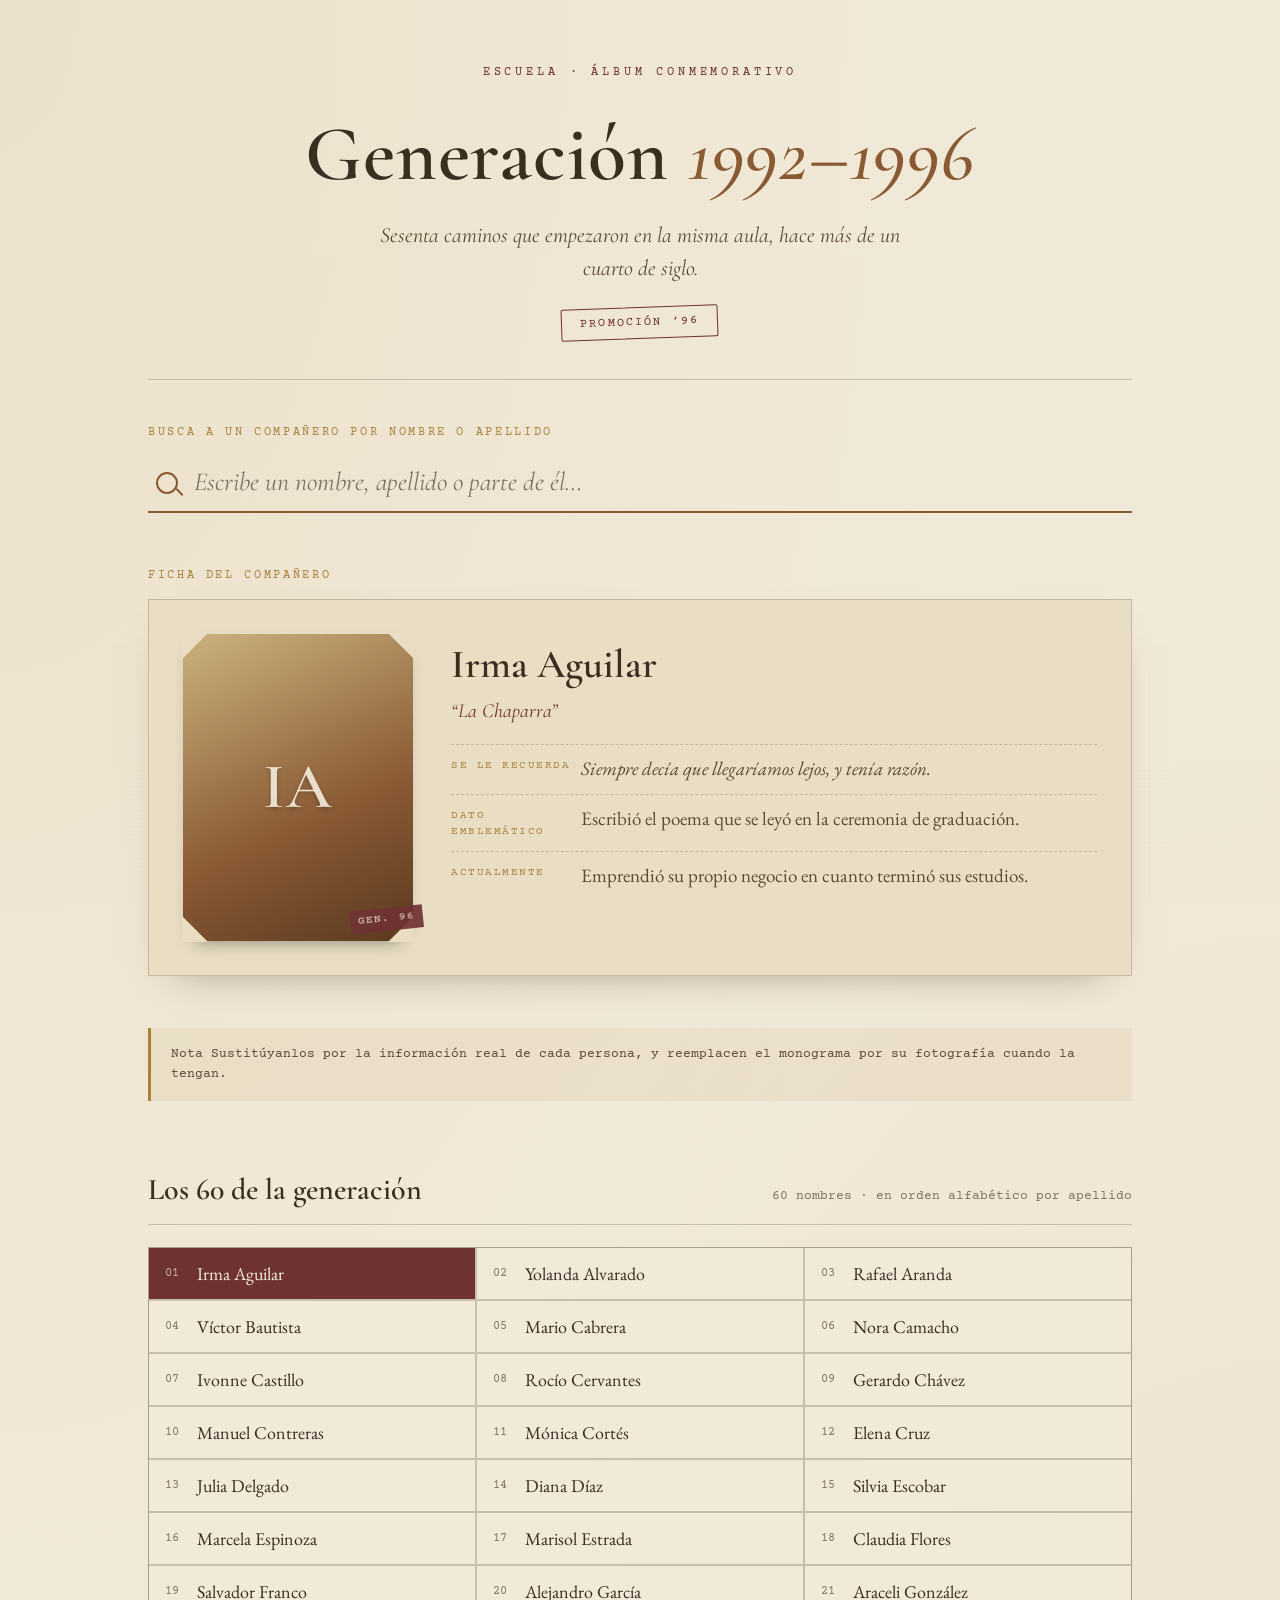
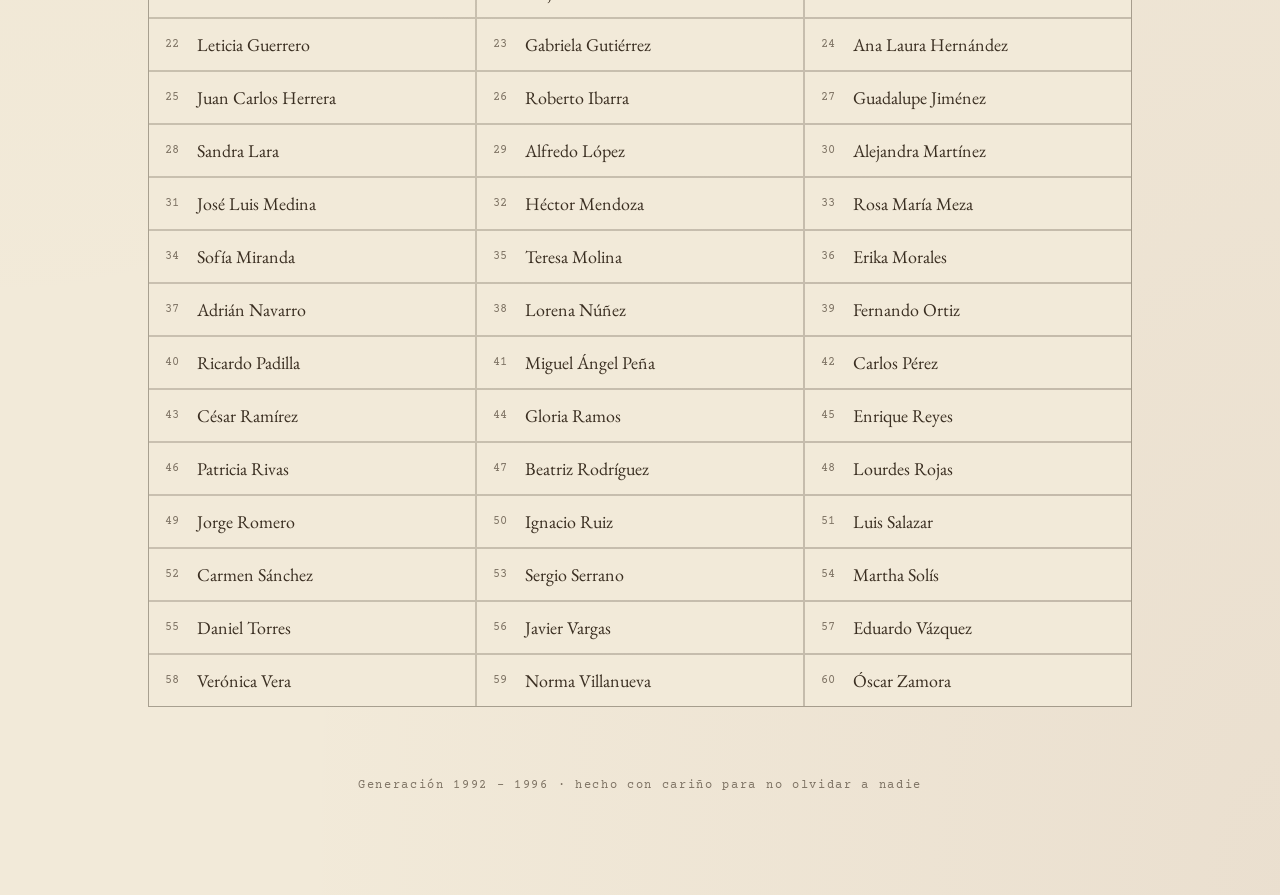
<file: index.html>
<!DOCTYPE html>
<html lang="es">
<head>
<meta charset="UTF-8">
<meta name="viewport" content="width=device-width, initial-scale=1.0">
<title>Generación 1992–1996</title>
<link rel="stylesheet" href="styles.css">
</head>
<body>

<div class="wrap">

  <header class="hero">
    <div class="eyebrow">Escuela &middot; Álbum conmemorativo</div>
    <h1 class="titulo">Generación <em>1992–1996</em></h1>
    <p class="subtitulo">Sesenta caminos que empezaron en la misma aula, hace más de un cuarto de siglo.</p>
    <div class="sello">Promoción &lsquo;96</div>
  </header>

  <section class="buscador" id="buscador">
    <label for="input-busqueda">Busca a un compañero por nombre o apellido</label>
    <div class="buscador-caja">
      <span class="icono-lupa" aria-hidden="true"></span>
      <input type="text" id="input-busqueda" placeholder="Escribe un nombre, apellido o parte de él…" autocomplete="off">
    </div>
    <div class="resultados" id="caja-resultados"></div>
  </section>

  <section class="ficha-wrap">
    <div class="ficha-etiqueta">Ficha del compañero</div>
    <div class="ficha" id="ficha">
      <!-- se llena por JS -->
    </div>
    <div class="aviso-datos">
      Nota 
      Sustitúyanlos por la información real de cada persona, y reemplacen el monograma por su fotografía cuando la tengan.
    </div>
  </section>

  <section class="listado" id="listado">
    <div class="listado-header">
      <h3>Los 60 de la generación</h3>
      <span class="contador" id="contador-listado">60 nombres · en orden alfabético</span>
    </div>
    <div class="grid-nombres" id="grid-nombres"></div>
  </section>

  <footer>Generación 1992 &ndash; 1996 &middot; hecho con cariño para no olvidar a nadie</footer>

</div>

<script src="script.js"></script>

</body>
</html>
</file>
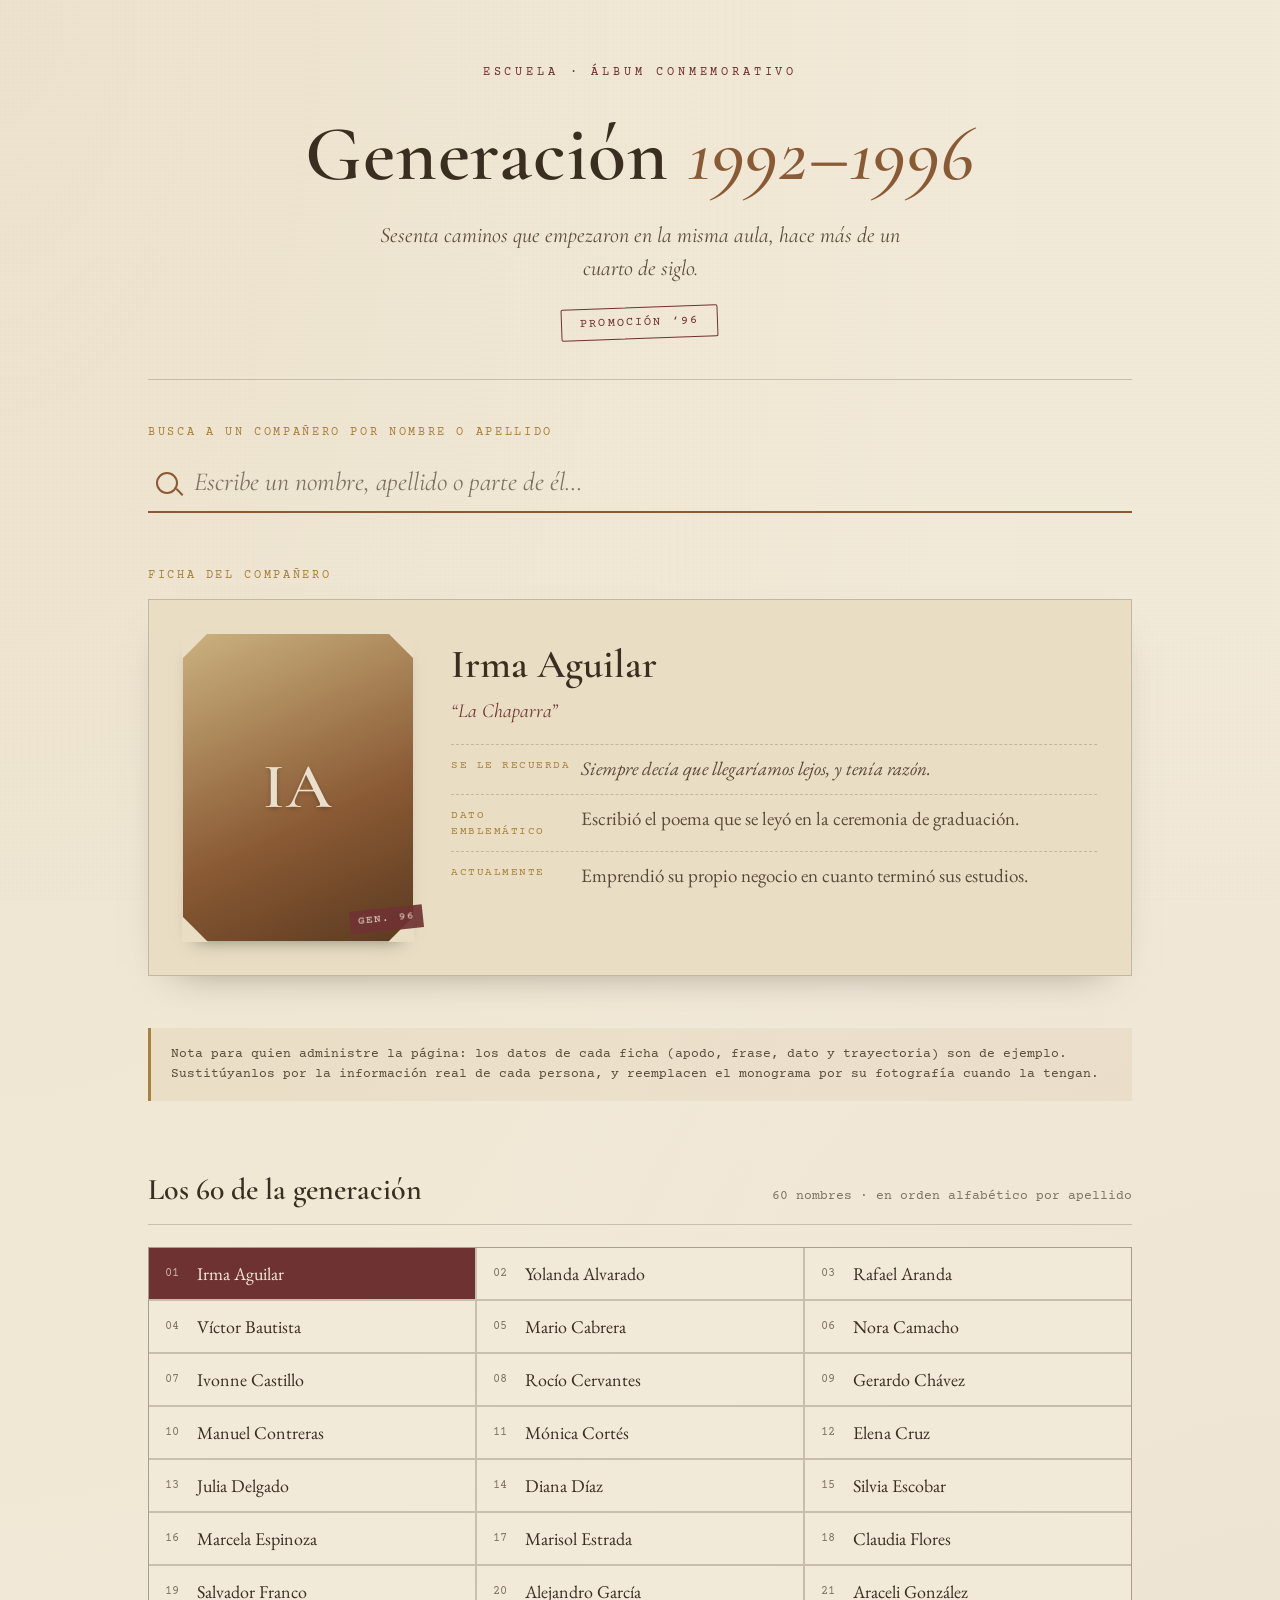
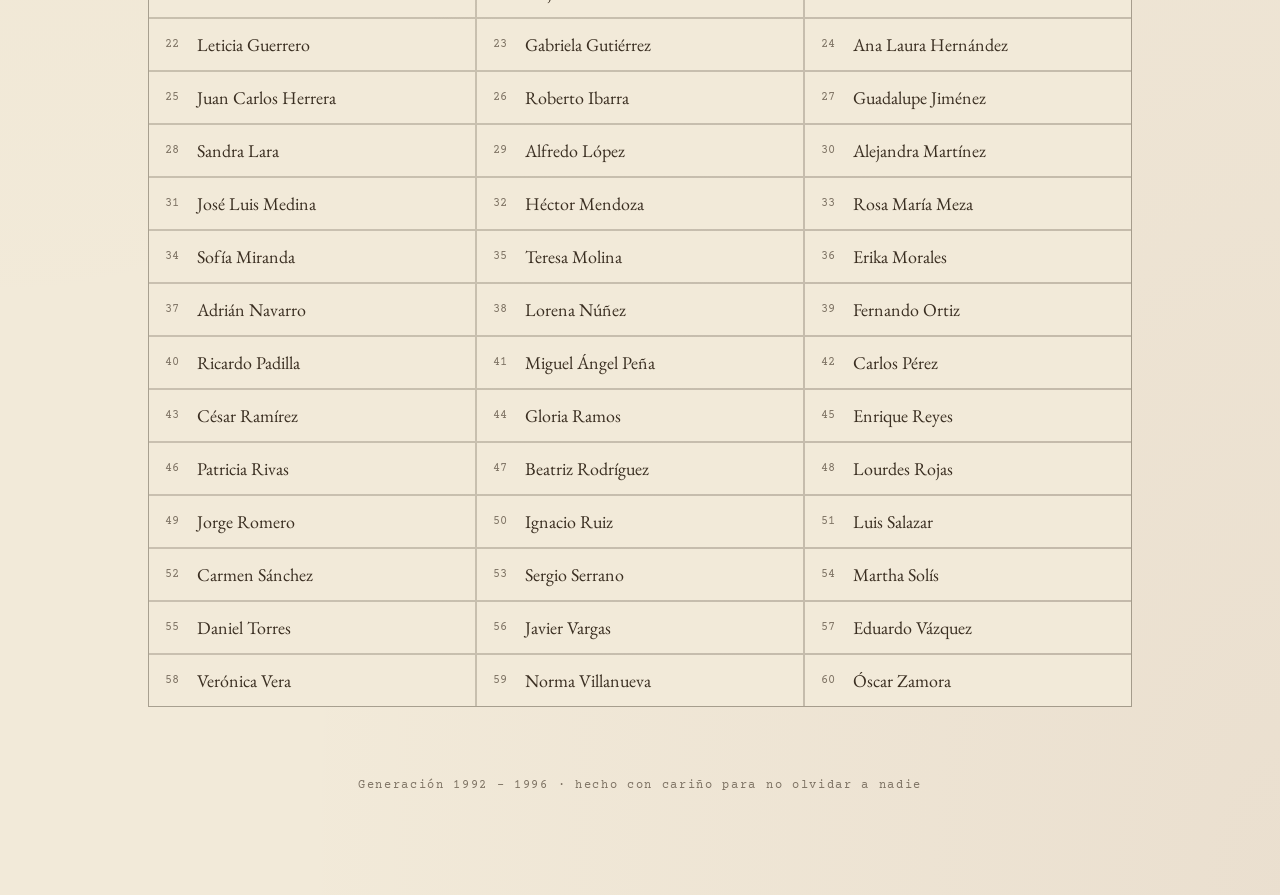
<file: index (1).html>
<!DOCTYPE html>
<html lang="es">
<head>
<meta charset="UTF-8">
<meta name="viewport" content="width=device-width, initial-scale=1.0">
<title>Generación 1992–1996</title>
<link rel="stylesheet" href="styles.css">
</head>
<body>

<div class="wrap">

  <header class="hero">
    <div class="eyebrow">Escuela &middot; Álbum conmemorativo</div>
    <h1 class="titulo">Generación <em>1992–1996</em></h1>
    <p class="subtitulo">Sesenta caminos que empezaron en la misma aula, hace más de un cuarto de siglo.</p>
    <div class="sello">Promoción &lsquo;96</div>
  </header>

  <section class="buscador" id="buscador">
    <label for="input-busqueda">Busca a un compañero por nombre o apellido</label>
    <div class="buscador-caja">
      <span class="icono-lupa" aria-hidden="true"></span>
      <input type="text" id="input-busqueda" placeholder="Escribe un nombre, apellido o parte de él…" autocomplete="off">
    </div>
    <div class="resultados" id="caja-resultados"></div>
  </section>

  <section class="ficha-wrap">
    <div class="ficha-etiqueta">Ficha del compañero</div>
    <div class="ficha" id="ficha">
      <!-- se llena por JS -->
    </div>
    <div class="aviso-datos">
      Nota para quien administre la página: los datos de cada ficha (apodo, frase, dato y trayectoria) son de ejemplo.
      Sustitúyanlos por la información real de cada persona, y reemplacen el monograma por su fotografía cuando la tengan.
    </div>
  </section>

  <section class="listado" id="listado">
    <div class="listado-header">
      <h3>Los 60 de la generación</h3>
      <span class="contador" id="contador-listado">60 nombres · en orden alfabético</span>
    </div>
    <div class="grid-nombres" id="grid-nombres"></div>
  </section>

  <footer>Generación 1992 &ndash; 1996 &middot; hecho con cariño para no olvidar a nadie</footer>

</div>

<script src="script.js"></script>

</body>
</html>
</file>
<file: styles.css>
@import url('https://fonts.googleapis.com/css2?family=Cormorant+Garamond:ital,wght@0,400;0,500;0,600;0,700;1,500&family=EB+Garamond:ital,wght@0,400;0,500;1,400&family=Courier+Prime:wght@400;700&display=swap');

  :root{
    --paper: #f2ead9;
    --paper-2: #e9dec4;
    --paper-3: #e2d4b3;
    --ink: #3a2e21;
    --ink-soft: #5b4a38;
    --sepia: #8a5a34;
    --wine: #6f3232;
    --gold: #a8823c;
    --fade: #7d7263;
    --line: rgba(58,46,33,0.22);
  }

  *{ box-sizing:border-box; }
  html{ scroll-behavior:smooth; }

  body{
    margin:0;
    background:
      radial-gradient(ellipse at top left, rgba(168,130,60,0.08), transparent 55%),
      radial-gradient(ellipse at bottom right, rgba(111,50,50,0.06), transparent 55%),
      var(--paper);
    color:var(--ink);
    font-family:'EB Garamond', serif;
    font-size:19px;
    line-height:1.5;
  }

  /* textura de papel viejo, sutil */
  body::before{
    content:"";
    position:fixed; inset:0;
    pointer-events:none;
    opacity:0.5;
    mix-blend-mode:multiply;
    background-image:
      repeating-linear-gradient(0deg, rgba(58,46,33,0.015) 0px, transparent 2px, transparent 4px),
      repeating-linear-gradient(90deg, rgba(58,46,33,0.012) 0px, transparent 2px, transparent 4px);
    z-index:0;
  }

  .wrap{ max-width:1040px; margin:0 auto; padding:0 28px 90px; position:relative; z-index:1; }

  /* ---------- HERO ---------- */
  header.hero{
    padding:64px 0 40px;
    text-align:center;
    border-bottom:1px solid var(--line);
  }
  .eyebrow{
    font-family:'Courier Prime', monospace;
    letter-spacing:0.32em;
    font-size:12px;
    color:var(--wine);
    text-transform:uppercase;
  }
  h1.titulo{
    font-family:'Cormorant Garamond', serif;
    font-weight:600;
    font-size:clamp(44px, 8vw, 78px);
    margin:14px 0 6px;
    letter-spacing:0.01em;
    color:var(--ink);
  }
  h1.titulo em{
    font-style:italic;
    font-weight:500;
    color:var(--sepia);
  }
  .subtitulo{
    font-family:'Cormorant Garamond', serif;
    font-style:italic;
    font-size:22px;
    color:var(--ink-soft);
    max-width:560px;
    margin:0 auto;
  }
  .sello{
    display:inline-block;
    margin-top:22px;
    padding:6px 18px;
    border:1px solid var(--wine);
    border-radius:2px;
    transform:rotate(-2deg);
    font-family:'Courier Prime', monospace;
    font-size:12px;
    letter-spacing:0.18em;
    color:var(--wine);
    text-transform:uppercase;
  }

  /* ---------- BUSCADOR ---------- */
  section.buscador{
    padding:44px 0 8px;
  }
  .buscador label{
    display:block;
    font-family:'Courier Prime', monospace;
    font-size:12px;
    letter-spacing:0.22em;
    text-transform:uppercase;
    color:var(--gold);
    margin-bottom:10px;
  }
  .buscador-caja{
    position:relative;
  }
  .buscador input{
    width:100%;
    font-family:'Cormorant Garamond', serif;
    font-size:26px;
    padding:14px 18px 14px 46px;
    border:none;
    border-bottom:2px solid var(--sepia);
    background:transparent;
    color:var(--ink);
    outline:none;
  }
  .buscador input::placeholder{ color:var(--fade); font-style:italic; }
  .buscador input:focus{ border-bottom-color:var(--wine); }
  .icono-lupa{
    position:absolute; left:8px; top:50%; transform:translateY(-50%);
    width:22px; height:22px;
    border:2px solid var(--sepia);
    border-radius:50%;
  }
  .icono-lupa::after{
    content:"";
    position:absolute; width:9px; height:2px; background:var(--sepia);
    right:-8px; bottom:-1px; transform:rotate(45deg);
  }

  .resultados{
    margin-top:2px;
    border:1px solid var(--line);
    border-top:none;
    background:var(--paper-2);
    display:none;
    max-height:320px;
    overflow-y:auto;
  }
  .resultados.activo{ display:block; }
  .resultado-item{
    width:100%;
    text-align:left;
    background:none;
    border:none;
    border-bottom:1px solid var(--line);
    padding:12px 18px;
    font-family:'EB Garamond', serif;
    font-size:19px;
    color:var(--ink);
    cursor:pointer;
    display:flex;
    justify-content:space-between;
    gap:14px;
  }
  .resultado-item:last-child{ border-bottom:none; }
  .resultado-item:hover, .resultado-item:focus-visible{ background:var(--paper-3); }
  .resultado-item .r-apodo{
    font-style:italic;
    color:var(--fade);
    font-size:16px;
    white-space:nowrap;
  }
  .sin-resultados{
    padding:14px 18px;
    color:var(--fade);
    font-style:italic;
  }

  /* ---------- FICHA DESTACADA ---------- */
  section.ficha-wrap{ padding:46px 0 10px; }
  .ficha-etiqueta{
    font-family:'Courier Prime', monospace;
    font-size:12px;
    letter-spacing:0.22em;
    text-transform:uppercase;
    color:var(--gold);
    margin-bottom:14px;
  }

  .ficha{
    display:grid;
    grid-template-columns:230px 1fr;
    gap:38px;
    background:var(--paper-2);
    border:1px solid var(--line);
    box-shadow:0 18px 40px -28px rgba(58,46,33,0.55);
    padding:34px;
    position:relative;
    animation:aparecer 0.45s ease;
  }
  @keyframes aparecer{
    from{ opacity:0; transform:translateY(6px); }
    to{ opacity:1; transform:translateY(0); }
  }

  .foto-marco{
    position:relative;
    width:100%;
    aspect-ratio:3/4;
    background:
      linear-gradient(155deg, #cbb27f, #8a5a34 60%, #5b3a20);
    display:flex; align-items:center; justify-content:center;
    box-shadow:0 10px 18px -12px rgba(0,0,0,0.5);
  }
  .foto-marco .iniciales{
    font-family:'Cormorant Garamond', serif;
    font-size:64px;
    color:rgba(242,234,217,0.92);
    font-weight:600;
    letter-spacing:0.02em;
    filter:drop-shadow(0 2px 2px rgba(0,0,0,0.25));
  }
  .foto-marco::before, .foto-marco::after,
  .foto-marco .esq-3, .foto-marco .esq-4{
    content:""; position:absolute; width:26px; height:26px;
    background:var(--paper-2);
    clip-path:polygon(0 0, 100% 0, 0 100%);
  }
  .foto-marco::before{ top:-1px; left:-1px; }
  .foto-marco::after{ top:-1px; right:-1px; transform:rotate(90deg); }
  .foto-marco .esq-3{ bottom:-1px; right:-1px; transform:rotate(180deg); }
  .foto-marco .esq-4{ bottom:-1px; left:-1px; transform:rotate(270deg); }
  .foto-sello{
    position:absolute; bottom:10px; right:-10px;
    font-family:'Courier Prime', monospace;
    font-size:11px; letter-spacing:0.1em;
    color:var(--paper);
    background:var(--wine);
    padding:3px 8px;
    transform:rotate(-6deg);
    opacity:0.92;
  }

  .ficha-datos h2{
    font-family:'Cormorant Garamond', serif;
    font-size:40px;
    font-weight:600;
    margin:0 0 2px;
    color:var(--ink);
  }
  .ficha-datos .apodo{
    font-family:'Cormorant Garamond', serif;
    font-style:italic;
    font-size:20px;
    color:var(--wine);
    margin:0 0 18px;
  }
  .dato-linea{
    display:grid;
    grid-template-columns:120px 1fr;
    gap:10px;
    padding:10px 0;
    border-top:1px dashed var(--line);
  }
  .dato-linea:first-of-type{ border-top:1px dashed var(--line); }
  .dato-etq{
    font-family:'Courier Prime', monospace;
    font-size:11px;
    letter-spacing:0.14em;
    text-transform:uppercase;
    color:var(--gold);
    padding-top:3px;
  }
  .dato-val{ color:var(--ink-soft); }
  .dato-val.frase{ font-style:italic; }

  .aviso-datos{
    margin-top:52px;
    padding:16px 20px;
    border-left:3px solid var(--gold);
    background:rgba(168,130,60,0.08);
    font-family:'Courier Prime', monospace;
    font-size:13px;
    color:var(--ink-soft);
    line-height:1.6;
  }

  /* ---------- LISTADO COMPLETO ---------- */
  section.listado{ padding:56px 0 20px; }
  .listado-header{
    display:flex;
    align-items:baseline;
    justify-content:space-between;
    border-bottom:1px solid var(--line);
    padding-bottom:12px;
    margin-bottom:22px;
    flex-wrap:wrap;
    gap:10px;
  }
  .listado-header h3{
    font-family:'Cormorant Garamond', serif;
    font-size:30px;
    font-weight:600;
    margin:0;
  }
  .contador{
    font-family:'Courier Prime', monospace;
    font-size:13px;
    color:var(--fade);
  }

  .grid-nombres{
    display:grid;
    grid-template-columns:repeat(3, 1fr);
    gap:2px;
    background:var(--line);
    border:1px solid var(--line);
  }
  .nombre-btn{
    background:var(--paper);
    border:none;
    text-align:left;
    padding:14px 16px;
    font-family:'EB Garamond', serif;
    font-size:18px;
    color:var(--ink);
    cursor:pointer;
    display:flex;
    align-items:center;
    gap:10px;
  }
  .nombre-btn:hover, .nombre-btn:focus-visible{
    background:var(--paper-3);
    color:var(--wine);
  }
  .nombre-btn.activo{
    background:var(--wine);
    color:var(--paper);
  }
  .nombre-btn .num{
    font-family:'Courier Prime', monospace;
    font-size:12px;
    color:var(--fade);
    width:22px;
  }
  .nombre-btn.activo .num{ color:rgba(242,234,217,0.7); }

  footer{
    text-align:center;
    padding:50px 0 10px;
    font-family:'Courier Prime', monospace;
    font-size:12px;
    letter-spacing:0.14em;
    color:var(--fade);
  }

  @media (max-width:640px){
    .ficha{ grid-template-columns:1fr; padding:24px; }
    .foto-marco{ max-width:200px; margin:0 auto; }
    .grid-nombres{ grid-template-columns:repeat(2, 1fr); }
    .dato-linea{ grid-template-columns:100px 1fr; }
  }
  @media (max-width:420px){
    .grid-nombres{ grid-template-columns:1fr; }
  }

  @media (prefers-reduced-motion: reduce){
    html{ scroll-behavior:auto; }
    .ficha{ animation:none; }
  }

  :focus-visible{ outline:2px solid var(--wine); outline-offset:2px; }
</file>
